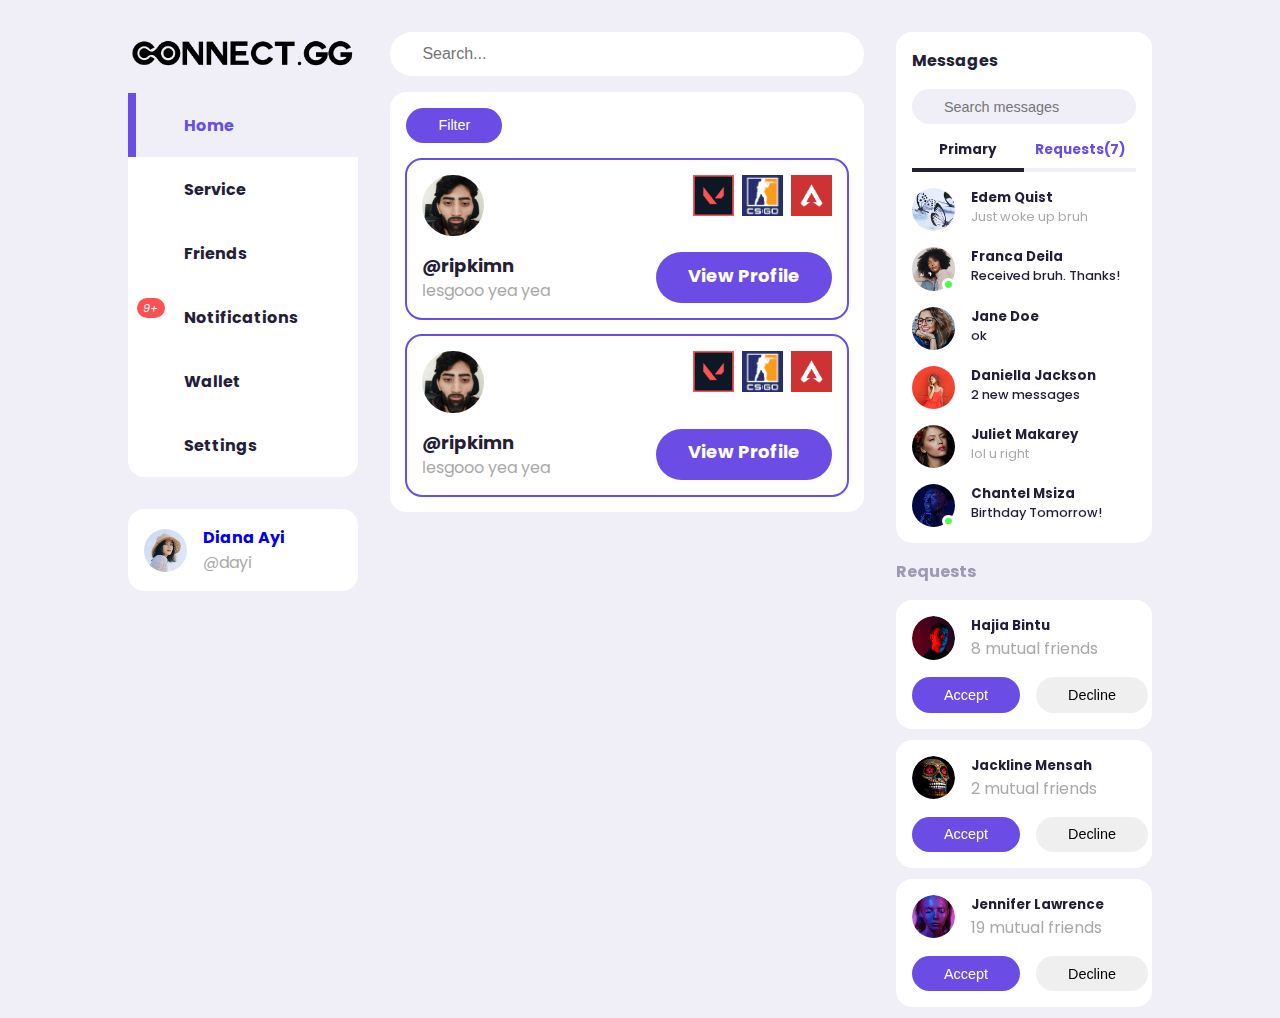
<file: dashboard/dashboard.html>
<!DOCTYPE html>
<html lang="en">
<head>
    <meta charset="UTF-8">
    <meta http-equiv="X-UA-Compatible" content="IE=edge">
    <meta name="viewport" content="width=device-width, initial-scale=1.0">
    <title>nokoSocial - Responsive Social Media Website Using HTML, CSS & JavaScript</title>
    <!-- ICONSCOUT CDN -->
    <link rel="stylesheet" href="https://unicons.iconscout.com/release/v2.1.6/css/unicons.css">
    <!-- STYLESHEET -->
    <link rel="stylesheet" href="./dashboard.css">
</head>
<body>

    <!------------------------- MAIN -------------------------->
    <main>
        <div class="container">
            <!--======================== LEFT ==========================-->
            <div class="left">
                
                <div class="logo">
                    <img src="./images/connect.png">
                </div>

                <!-- close button -->
                <span id="close-btn"><i class="uil uil-multiply"></i></span>

                <!-------------------- SIDEBAR ------------------------->
                <div class="sidebar">
                    <a href="dashboard.html" class="menu-item active">
                        <span><i class="uil uil-home"></i></span><h3>Home</h3>
                    </a>
                    <a class="menu-item">
                        <span><i class="uil uil-search"></i></span><h3>Service</h3>
                    </a>
                    <a class="menu-item">
                        <span><i class="uil uil-heart"></i></span><h3>Friends</h3>
                    </a>
                    <a class="menu-item" id="notifications">
                        <span><i class="uil uil-bell"><small class="notification-count">9+</small></i></span><h3>Notifications</h3>
                        <!-------------------- NOTIFICATION POPUP ---------------->
                        <div class="notifications-popup">
                            <div>
                                <div class="profile-photo">
                                    <img src="./images/profile-2.jpg">
                                </div>
                                <div class="notification-body">
                                    <b>Keke Benjamin</b> accepted your friend request
                                    <small class="text-muted">2 DAYS AGO</small>
                                </div>
                            </div>
                            <div>
                                <div class="profile-photo">
                                    <img src="./images/profile-3.jpg">
                                </div>
                                <div class="notification-body">
                                    <b>John Doe</b> commented on your post
                                    <small class="text-muted">1 HOUR AGO</small>
                                </div>
                            </div>
                            <div>
                                <div class="profile-photo">
                                    <img src="./images/profile-4.jpg">
                                </div>
                                <div class="notification-body">
                                    <b>Mary Oppong</b> and <b>283 others </b> liked your post
                                    <small class="text-muted">4 MINUTES AGO</small>
                                </div>
                            </div>
                            <div>
                                <div class="profile-photo">
                                    <img src="./images/profile-5.jpg">
                                </div>
                                <div class="notification-body">
                                    <b>Doris Y. Lartey</b> commented on a post you are tagged in
                                    <small class="text-muted">2 DAYS AGO</small>
                                </div>
                            </div>
                            <div>
                                <div class="profile-photo">
                                    <img src="./images/profile-6.jpg">
                                </div>
                                <div class="notification-body">
                                    <b>Donald Trump</b> commented on a post you are tagged in
                                    <small class="text-muted">1 HOUR AGO</small>
                                </div>
                            </div>
                            <div>
                                <div class="profile-photo">
                                    <img src="./images/profile-7.jpg">
                                </div>
                                <div class="notification-body">
                                    <b>jane Doe</b> commented on your post
                                    <small class="text-muted">1 HOUR AGO</small>
                                </div>
                            </div>
                        </div>
                        <!-------------------- END NOTIFICATION POPUP ---------------->
                    </a>
                    <a class="menu-item">
                        <span><i class="uil uil-bookmark"></i></span><h3>Wallet</h3>
                    </a>
                    <a class="menu-item">
                        <span><i class="uil uil-setting"></i></span><h3>Settings</h3>
                    </a>                        
                </div>
                <!------------------- END OF SIDEBAR -------------------->
                <a href="userprofile.html" class="profile">
                    <div class="profile-photo">
                        <img src="./images/profile-1.jpg">
                    </div>
                    <div class="handle">
                        <h4>Diana Ayi</h4>
                        <p class="text-muted">
                            @dayi
                        </p>    
                    </div>
                </a>
            </div>
            <!------------------- END OF LEFT -------------------->

            <!--======================== MIDDLE ==========================-->
            <div class="middle">

                <form class="search">
                    <i class="uil uil-search"></i>
                    <input type="search" placeholder="Search..." id="search">  
                </form>

                <!------------------- FEEDS --------------------->
                <div class="feeds">
                    <!------------------- FEED 1 --------------------->
                    <div class="feed">
                        <input type="submit" value="Filter" class="btn btn-primary">

                        <div class="request-friend">
                            <!----- REQUEST 1 ----->
                            <div class="request">
                                <div class="poto">
                                    <div class="profile-photo">
                                        <img src="./images/chad.jpg">
                                    </div>
                                    <div class="gamep">
                                        <img src="./images/val.jpg">
                                        <img src="./images/csgo.png">
                                        <img src="./images/apex.png">
                                    </div>
                                </div>

                                <div class="action">
                                            <div class="uname">
                                                <h3>@ripkimn</h3>
                                                <p class="text-muted">lesgooo yea yea</p>
                                            </div>
                                         <a href="profile.html" class="btn btn-primary"><h3>View Profile</h3></a>
                                </div>      
                            </div>

                            <!----- REQUEST 1 ----->
                            <div class="request">
                                <div class="poto">
                                    <div class="profile-photo">
                                        <img src="./images/chad.jpg">
                                    </div>
                                    <div class="gamep">
                                        <img src="./images/val.jpg">
                                        <img src="./images/csgo.png">
                                        <img src="./images/apex.png">
                                    </div>
                                </div>

                                <div class="action">
                                            <div class="uname">
                                                <h3>@ripkimn</h3>
                                                <p class="text-muted">lesgooo yea yea</p>
                                            </div>
                                         <a href="profile.html" class="btn btn-primary"><h3>View Profile</h3></a>
                                </div>      
                            </div>
                            
                            
                            
                        </div>  
                    </div>
                    <!---------------- END OF FEED 1 ----------------->
                </div>
                <!------------------------------- END OF FEEDS ------------------------------------>
            </div>
            <!--======================== END OF MIDDLE ==========================-->


            <!--======================== RIGHT ==========================-->
            <div class="right">
                <div class="messages">
                    <div class="heading">
                        <h4>Messages</h4><i class="uil uil-edit"></i>
                    </div>
                    <!------------ SEARCH BAR -------------->
                    <div class="search-bar">
                        <i class="uil uil-search"></i>
                        <input type="search" placeholder="Search messages" id="message-search">
                    </div>
                    <!------------ MESSAGES CATEGORY -------------->
                    <div class="category">
                        <h6 class="active">Primary</h6>
                        <h6 class="message-requests">Requests(7)</h6>
                    </div>
                    <!------------ MESSAGE -------------->
                    <!----- MESSAGE ----->
                    <div class="message">
                        <div class="profile-photo">
                            <img src="./images/profile-2.jpg">
                        </div>
                        <div class="message-body">
                            <h5>Edem Quist</h5>
                            <p class="text-muted">Just woke up bruh</p>
                        </div>
                    </div>
                    <!----- MESSAGE ----->
                    <div class="message">
                        <div class="profile-photo">
                            <img src="./images/profile-3.jpg">
                            <div class="active"></div>
                        </div>
                        <div class="message-body">
                            <h5>Franca Deila</h5>
                            <p class="text-bold">Received bruh. Thanks!</p>
                        </div>
                    </div>
                    <!----- MESSAGE ----->
                    <div class="message">
                        <div class="profile-photo">
                            <img src="./images/profile-4.jpg">
                        </div>
                        <div class="message-body">
                            <h5>Jane Doe</h5>
                            <p class="text-bold">ok</p>
                        </div>
                    </div>
                    <!----- MESSAGE ----->
                    <div class="message">
                        <div class="profile-photo">
                            <img src="./images/profile-5.jpg">
                        </div>
                        <div class="message-body">
                            <h5>Daniella Jackson</h5>
                            <p class="text-bold">2 new messages</p>
                        </div>
                    </div>
                    <!----- MESSAGE ----->
                    <div class="message">
                        <div class="profile-photo">
                            <img src="./images/profile-6.jpg">
                        </div>
                        <div class="message-body">
                            <h5>Juliet Makarey</h5>
                            <p class="text-muted">lol u right</p>
                        </div>
                    </div>
                    <!----- MESSAGE ----->
                    <div class="message">
                        <div class="profile-photo">
                            <img src="./images/profile-7.jpg">
                            <div class="active"></div>
                        </div>
                        <div class="message-body">
                            <h5>Chantel Msiza</h5>
                            <p class="text-bold">Birthday Tomorrow!</p>
                        </div>
                    </div>
                </div>
                <!------------ END OF MESSAGES -------------->


                <!------------ FRIEND REQUESTS -------------->
                <div class="friend-requests">
                    <h4>Requests</h4>
                    <!----- REQUEST 1----->
                    <div class="request">
                        <div class="info">
                            <div class="profile-photo">
                                <img src="./images/profile-8.jpg">
                            </div>
                            <div>
                                <h5>Hajia Bintu</h5>
                                <p class="text-muted">8 mutual friends</p>
                            </div>
                        </div>
                        <div class="action">
                            <button class="btn btn-primary">Accept</button>
                            <button class="btn">Decline</button>
                        </div>
                    </div>
                    <!----- REQUEST 2----->
                    <div class="request">
                        <div class="info">
                            <div class="profile-photo">
                                <img src="./images/profile-9.jpg">
                            </div>
                            <div>
                                <h5>Jackline Mensah</h5>
                                <p class="text-muted">2 mutual friends</p>
                            </div>
                        </div>
                        <div class="action">
                            <button class="btn btn-primary">Accept</button>
                            <button class="btn">Decline</button>
                        </div>
                    </div>
                    <!----- REQUEST 3----->
                    <div class="request">
                        <div class="info">
                            <div class="profile-photo">
                                <img src="./images/profile-10.jpg">
                            </div>
                            <div>
                                <h5>Jennifer Lawrence</h5>
                                <p class="text-muted">19 mutual friends</p>
                            </div>
                        </div>
                        <div class="action">
                            <button class="btn btn-primary">Accept</button>
                            <button class="btn">Decline</button>
                        </div>
                    </div>
                </div>
                </div>
            </div>
            <!--====================== END OF RIGHT ==========================-->
        </div>
    </main>

 <!--================================================ THEME CUSTOMIZATION =============================================-->
 <div class="customize-theme">
    <div class="card">
        <h2>Customize your view</h2>
        <p class="text-muted">Manage your font size, color, and background.</p>

        <!------------ FONT SIZES ------------->
        <div class="font-size">
            <h4>Font Size</h4>
            <div>
                <h6>Aa</h6>
            <div class="choose-size">
                <span class="font-size-1"></span>
                <span class="font-size-2"></span>
                <span class="font-size-3"></span>
                <span class="font-size-4"></span>
                <span class="font-size-5"></span>
            </div>
            <h3>Aa</h3>
            </div>
        </div>

        <!------------ PRIMARY COLORS ------------->
        <div class="color">
            <h4>Color</h4>
            <div class="choose-color">
            <span class="color-1 active"></span>
            <span class="color-2"></span>
            <span class="color-3"></span>
            <span class="color-4"></span>
            <span class="color-5"></span>
            </div>
        </div>

        <!---------- BACKGROUND COLORS ------------>
        <div class="background">
            <h4>Background</h4>
            <div class="choose-bg">
                <div class="bg-1 active">
                    <span></span>
                    <h5 for="bg-1">Light</h5>
                </div>
                <div class="bg-2">
                    <span></span>
                    <h5>Dim</h5>
                </div>
                <div class="bg-3">
                    <span></span>
                    <h5 for="bg-3">Lights Out</h5>
                </div>
            </div>
        </div>
    </div>
</div>

<script src="./dashboard.js"></script>
</body>
</html>
</file>
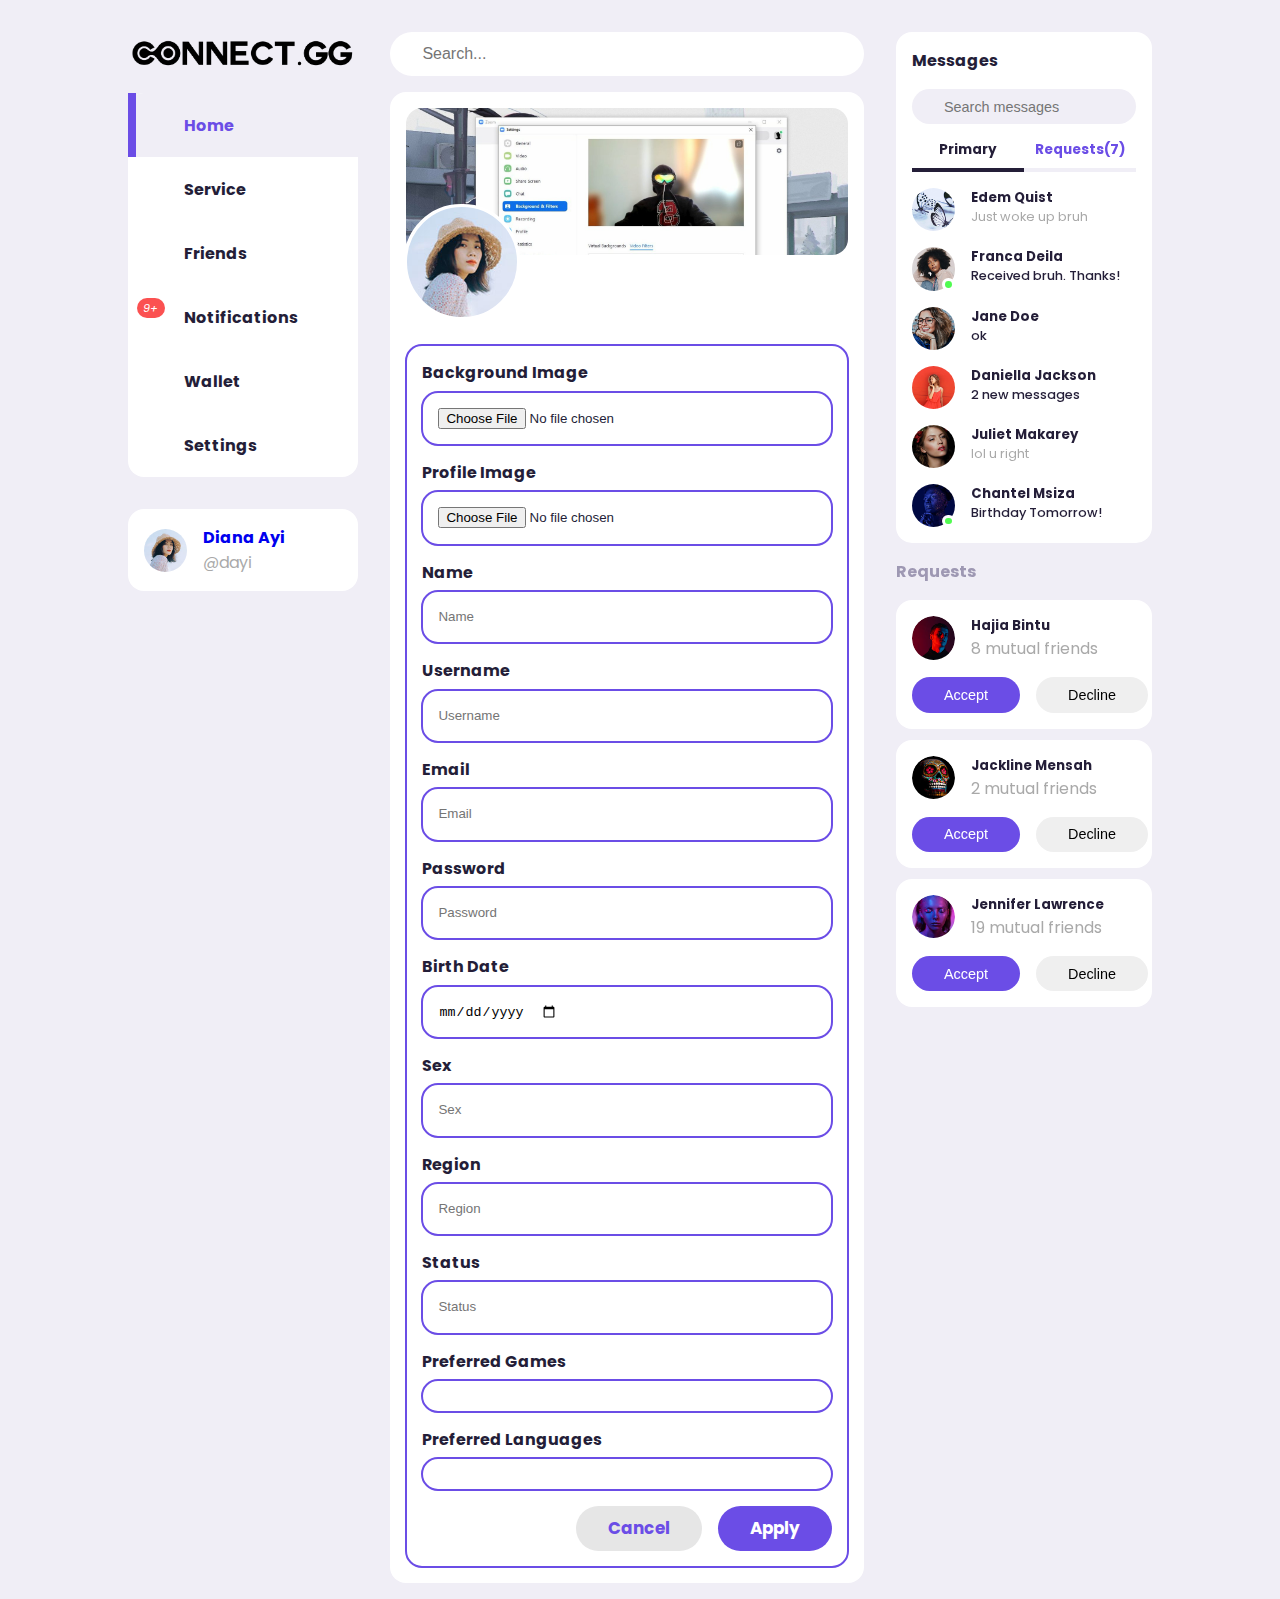
<file: dashboard/formprofile.html>
<!DOCTYPE html>
<html lang="en">
<head>
    <meta charset="UTF-8">
    <meta http-equiv="X-UA-Compatible" content="IE=edge">
    <meta name="viewport" content="width=device-width, initial-scale=1.0">
    <title>nokoSocial - Responsive Social Media Website Using HTML, CSS & JavaScript</title>
    <!-- ICONSCOUT CDN -->
    <link rel="stylesheet" href="https://unicons.iconscout.com/release/v2.1.6/css/unicons.css">
    <!-- STYLESHEET -->
    <link rel="stylesheet" href="./dashboard.css">
</head>
<body>

    <!------------------------- MAIN -------------------------->
    <main>
        <div class="container">
            <!--======================== LEFT ==========================-->
            <div class="left">
                
                <div class="logo">
                    <img src="./images/connect.png">
                </div>

                <!-- close button -->
                <span id="close-btn"><i class="uil uil-multiply"></i></span>

                <!-------------------- SIDEBAR ------------------------->
                <div class="sidebar">
                    <a href="dashboard.html" class="menu-item active">
                        <span><i class="uil uil-home"></i></span><h3>Home</h3>
                    </a>
                    <a class="menu-item">
                        <span><i class="uil uil-search"></i></span><h3>Service</h3>
                    </a>
                    <a class="menu-item">
                        <span><i class="uil uil-heart"></i></span><h3>Friends</h3>
                    </a>
                    <a class="menu-item" id="notifications">
                        <span><i class="uil uil-bell"><small class="notification-count">9+</small></i></span><h3>Notifications</h3>
                        <!-------------------- NOTIFICATION POPUP ---------------->
                        <div class="notifications-popup">
                            <div>
                                <div class="profile-photo">
                                    <img src="./images/profile-2.jpg">
                                </div>
                                <div class="notification-body">
                                    <b>Keke Benjamin</b> accepted your friend request
                                    <small class="text-muted">2 DAYS AGO</small>
                                </div>
                            </div>
                            <div>
                                <div class="profile-photo">
                                    <img src="./images/profile-3.jpg">
                                </div>
                                <div class="notification-body">
                                    <b>John Doe</b> commented on your post
                                    <small class="text-muted">1 HOUR AGO</small>
                                </div>
                            </div>
                            <div>
                                <div class="profile-photo">
                                    <img src="./images/profile-4.jpg">
                                </div>
                                <div class="notification-body">
                                    <b>Mary Oppong</b> and <b>283 others </b> liked your post
                                    <small class="text-muted">4 MINUTES AGO</small>
                                </div>
                            </div>
                            <div>
                                <div class="profile-photo">
                                    <img src="./images/profile-5.jpg">
                                </div>
                                <div class="notification-body">
                                    <b>Doris Y. Lartey</b> commented on a post you are tagged in
                                    <small class="text-muted">2 DAYS AGO</small>
                                </div>
                            </div>
                            <div>
                                <div class="profile-photo">
                                    <img src="./images/profile-6.jpg">
                                </div>
                                <div class="notification-body">
                                    <b>Donald Trump</b> commented on a post you are tagged in
                                    <small class="text-muted">1 HOUR AGO</small>
                                </div>
                            </div>
                            <div>
                                <div class="profile-photo">
                                    <img src="./images/profile-7.jpg">
                                </div>
                                <div class="notification-body">
                                    <b>jane Doe</b> commented on your post
                                    <small class="text-muted">1 HOUR AGO</small>
                                </div>
                            </div>
                        </div>
                        <!-------------------- END NOTIFICATION POPUP ---------------->
                    </a>
                    <a class="menu-item">
                        <span><i class="uil uil-bookmark"></i></span><h3>Wallet</h3>
                    </a>
                    <a class="menu-item">
                        <span><i class="uil uil-setting"></i></span><h3>Settings</h3>
                    </a>                        
                </div>
                <!------------------- END OF SIDEBAR -------------------->
                <a href="userprofile.html" class="profile">
                    <div class="profile-photo">
                        <img src="./images/profile-1.jpg">
                    </div>
                    <div class="handle">
                        <h4>Diana Ayi</h4>
                        <p class="text-muted">
                            @dayi
                        </p>    
                    </div>
                </a>
            </div>
            <!------------------- END OF LEFT -------------------->

            <!--======================== MIDDLE ==========================-->
            <div class="middle">

                <form class="search">
                    <i class="uil uil-search"></i>
                    <input type="search" placeholder="Search..." id="search">  
                </form>

                <!------------------- FEEDS --------------------->
                    <!------------------- FEED 1 --------------------->
                    <div class="feeds">  
                        <div class = "feed">
                            <!-- Foto -->
                            <div class="bg">
                                <div class="bg_item">
                                    <img src="./images/propil.jpg">
                                </div>
                                <div class="bg_item">
                                    <img src="./images/profile-1.jpg">
                                </div>
                            </div>

                            <div class="request">

                                <h3> Background Image  </h3>
                                    <div class = "requestedit">
                                        <input type="file">
                                    </div>

                                <h3> Profile Image  </h3>
                                    <div class = "requestedit">
                                        <input type="file">
                                    </div>
                    
                                
                                <h3> Name  </h3>
                                <div class = "requestedit">
                                    <input type="text" placeholder="Name" class="name" name="name">
                                </div>

                                <h3> Username </h3>
                                <div class = "requestedit">
                                    <input type="text" placeholder="Username" class="username" name="username">
                                </div>

                                <h3> Email </h3>
                                <div class = "requestedit">
                                    <input type="email" placeholder="Email" class="email" name="email">
                                </div>

                                <h3> Password </h3>
                                <div class = "requestedit">
                                    <input type="password" placeholder="Password" class="password" name="password">
                                </div>

                                <h3> Birth Date </h3>
                                <div class = "requestedit">
                                    <input type="date" placeholder="birthdate" class="birthdate" name="birthdate">
                                </div>

                                <h3> Sex </h3>
                                <div class = "requestedit">
                                    <input type="text" placeholder="Sex" class="sex" name="sex">
                                </div>

                                <h3> Region </h3>
                                <div class = "requestedit">
                                    <input type="text" placeholder="Region" class="region" name="region">
                                </div>

                                <h3> Status </h3>
                                <div class = "requestedit">
                                    <input type="text" placeholder="Status" class="status" name="status">
                                </div>

                                <h3> Preferred Games </h3>
                                <div class = "requestedit">

                                </div>

                                <h3> Preferred Languages </h3>
                                <div class = "requestedit">
    
                                </div>

                                <div class="actionedit">
                                    <a href="userprofile.html" class="btn btn-secondary"><h3>Cancel</h3></a>
                                    <a href="userprofile.html" class="btn btn-primary"><h3>Apply</h3></a>
                                </div>   
 
                        </div>
                        </div>
                    </div>
                    <!---------------- END OF FEED 1 ----------------->
                <!------------------------------- END OF FEEDS ------------------------------------>
            </div>
            <!--======================== END OF MIDDLE ==========================-->


            <!--======================== RIGHT ==========================-->
            <div class="right">
                <div class="messages">
                    <div class="heading">
                        <h4>Messages</h4><i class="uil uil-edit"></i>
                    </div>
                    <!------------ SEARCH BAR -------------->
                    <div class="search-bar">
                        <i class="uil uil-search"></i>
                        <input type="search" placeholder="Search messages" id="message-search">
                    </div>
                    <!------------ MESSAGES CATEGORY -------------->
                    <div class="category">
                        <h6 class="active">Primary</h6>
                        <h6 class="message-requests">Requests(7)</h6>
                    </div>
                    <!------------ MESSAGE -------------->
                    <!----- MESSAGE ----->
                    <div class="message">
                        <div class="profile-photo">
                            <img src="./images/profile-2.jpg">
                        </div>
                        <div class="message-body">
                            <h5>Edem Quist</h5>
                            <p class="text-muted">Just woke up bruh</p>
                        </div>
                    </div>
                    <!----- MESSAGE ----->
                    <div class="message">
                        <div class="profile-photo">
                            <img src="./images/profile-3.jpg">
                            <div class="active"></div>
                        </div>
                        <div class="message-body">
                            <h5>Franca Deila</h5>
                            <p class="text-bold">Received bruh. Thanks!</p>
                        </div>
                    </div>
                    <!----- MESSAGE ----->
                    <div class="message">
                        <div class="profile-photo">
                            <img src="./images/profile-4.jpg">
                        </div>
                        <div class="message-body">
                            <h5>Jane Doe</h5>
                            <p class="text-bold">ok</p>
                        </div>
                    </div>
                    <!----- MESSAGE ----->
                    <div class="message">
                        <div class="profile-photo">
                            <img src="./images/profile-5.jpg">
                        </div>
                        <div class="message-body">
                            <h5>Daniella Jackson</h5>
                            <p class="text-bold">2 new messages</p>
                        </div>
                    </div>
                    <!----- MESSAGE ----->
                    <div class="message">
                        <div class="profile-photo">
                            <img src="./images/profile-6.jpg">
                        </div>
                        <div class="message-body">
                            <h5>Juliet Makarey</h5>
                            <p class="text-muted">lol u right</p>
                        </div>
                    </div>
                    <!----- MESSAGE ----->
                    <div class="message">
                        <div class="profile-photo">
                            <img src="./images/profile-7.jpg">
                            <div class="active"></div>
                        </div>
                        <div class="message-body">
                            <h5>Chantel Msiza</h5>
                            <p class="text-bold">Birthday Tomorrow!</p>
                        </div>
                    </div>
                </div>
                <!------------ END OF MESSAGES -------------->


                <!------------ FRIEND REQUESTS -------------->
                <div class="friend-requests">
                    <h4>Requests</h4>
                    <!----- REQUEST 1----->
                    <div class="request">
                        <div class="info">
                            <div class="profile-photo">
                                <img src="./images/profile-8.jpg">
                            </div>
                            <div>
                                <h5>Hajia Bintu</h5>
                                <p class="text-muted">8 mutual friends</p>
                            </div>
                        </div>
                        <div class="action">
                            <button class="btn btn-primary">Accept</button>
                            <button class="btn">Decline</button>
                        </div>
                    </div>
                    <!----- REQUEST 2----->
                    <div class="request">
                        <div class="info">
                            <div class="profile-photo">
                                <img src="./images/profile-9.jpg">
                            </div>
                            <div>
                                <h5>Jackline Mensah</h5>
                                <p class="text-muted">2 mutual friends</p>
                            </div>
                        </div>
                        <div class="action">
                            <button class="btn btn-primary">Accept</button>
                            <button class="btn">Decline</button>
                        </div>
                    </div>
                    <!----- REQUEST 3----->
                    <div class="request">
                        <div class="info">
                            <div class="profile-photo">
                                <img src="./images/profile-10.jpg">
                            </div>
                            <div>
                                <h5>Jennifer Lawrence</h5>
                                <p class="text-muted">19 mutual friends</p>
                            </div>
                        </div>
                        <div class="action">
                            <button class="btn btn-primary">Accept</button>
                            <button class="btn">Decline</button>
                        </div>
                    </div>
                </div>
                </div>
            </div>
            <!--====================== END OF RIGHT ==========================-->
        </div>
    </main>

 <!--================================================ THEME CUSTOMIZATION =============================================-->
 <div class="customize-theme">
    <div class="card">
        <h2>Customize your view</h2>
        <p class="text-muted">Manage your font size, color, and background.</p>

        <!------------ FONT SIZES ------------->
        <div class="font-size">
            <h4>Font Size</h4>
            <div>
                <h6>Aa</h6>
            <div class="choose-size">
                <span class="font-size-1"></span>
                <span class="font-size-2"></span>
                <span class="font-size-3"></span>
                <span class="font-size-4"></span>
                <span class="font-size-5"></span>
            </div>
            <h3>Aa</h3>
            </div>
        </div>

        <!------------ PRIMARY COLORS ------------->
        <div class="color">
            <h4>Color</h4>
            <div class="choose-color">
            <span class="color-1 active"></span>
            <span class="color-2"></span>
            <span class="color-3"></span>
            <span class="color-4"></span>
            <span class="color-5"></span>
            </div>
        </div>

        <!---------- BACKGROUND COLORS ------------>
        <div class="background">
            <h4>Background</h4>
            <div class="choose-bg">
                <div class="bg-1 active">
                    <span></span>
                    <h5 for="bg-1">Light</h5>
                </div>
                <div class="bg-2">
                    <span></span>
                    <h5>Dim</h5>
                </div>
                <div class="bg-3">
                    <span></span>
                    <h5 for="bg-3">Lights Out</h5>
                </div>
            </div>
        </div>
    </div>
</div>

<script src="./dashboard.js"></script>
</body>
</html>
</file>
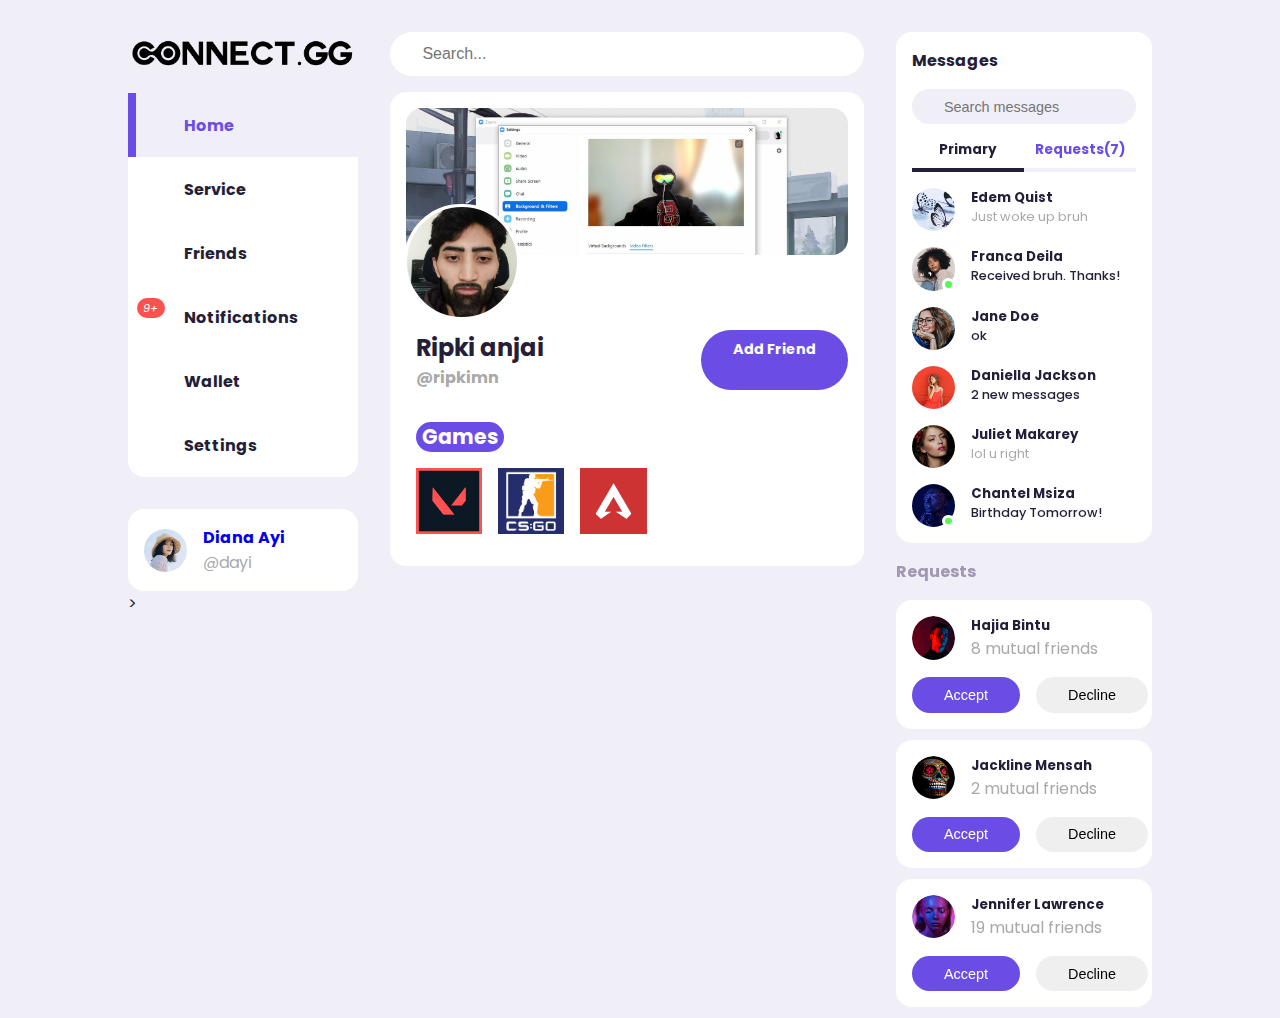
<file: dashboard/profile.html>
<!DOCTYPE html>
<html lang="en">
<head>
    <meta charset="UTF-8">
    <meta http-equiv="X-UA-Compatible" content="IE=edge">
    <meta name="viewport" content="width=device-width, initial-scale=1.0">
    <title>nokoSocial - Responsive Social Media Website Using HTML, CSS & JavaScript</title>
    <!-- ICONSCOUT CDN -->
    <link rel="stylesheet" href="https://unicons.iconscout.com/release/v2.1.6/css/unicons.css">
    <!-- STYLESHEET -->
    <link rel="stylesheet" href="./dashboard.css">
</head>
<body>

    <!------------------------- MAIN -------------------------->
    <main>
        <div class="container">
            <!--======================== LEFT ==========================-->
            <div class="left">
                
                <div class="logo">
                    <img src="./images/connect.png">
                </div>

                <!-- close button -->
                <span id="close-btn"><i class="uil uil-multiply"></i></span>

                <!-------------------- SIDEBAR ------------------------->
                <div class="sidebar">
                    <a href="dashboard.html" class="menu-item active">
                        <span><i class="uil uil-home"></i></span><h3>Home</h3>
                    </a> 
                    <a class="menu-item">
                        <span><i class="uil uil-search"></i></span><h3>Service</h3>
                    </a>
                    <a class="menu-item">
                        <span><i class="uil uil-heart"></i></span><h3>Friends</h3>
                    </a>
                    <a class="menu-item" id="notifications">
                        <span><i class="uil uil-bell"><small class="notification-count">9+</small></i></span><h3>Notifications</h3>
                        <!-------------------- NOTIFICATION POPUP ---------------->
                        <div class="notifications-popup">
                            <div>
                                <div class="profile-photo">
                                    <img src="./images/profile-2.jpg">
                                </div>
                                <div class="notification-body">
                                    <b>Keke Benjamin</b> accepted your friend request
                                    <small class="text-muted">2 DAYS AGO</small>
                                </div>
                            </div>
                            <div>
                                <div class="profile-photo">
                                    <img src="./images/profile-3.jpg">
                                </div>
                                <div class="notification-body">
                                    <b>John Doe</b> commented on your post
                                    <small class="text-muted">1 HOUR AGO</small>
                                </div>
                            </div>
                            <div>
                                <div class="profile-photo">
                                    <img src="./images/profile-4.jpg">
                                </div>
                                <div class="notification-body">
                                    <b>Mary Oppong</b> and <b>283 others </b> liked your post
                                    <small class="text-muted">4 MINUTES AGO</small>
                                </div>
                            </div>
                            <div>
                                <div class="profile-photo">
                                    <img src="./images/profile-5.jpg">
                                </div>
                                <div class="notification-body">
                                    <b>Doris Y. Lartey</b> commented on a post you are tagged in
                                    <small class="text-muted">2 DAYS AGO</small>
                                </div>
                            </div>
                            <div>
                                <div class="profile-photo">
                                    <img src="./images/profile-6.jpg">
                                </div>
                                <div class="notification-body">
                                    <b>Donald Trump</b> commented on a post you are tagged in
                                    <small class="text-muted">1 HOUR AGO</small>
                                </div>
                            </div>
                            <div>
                                <div class="profile-photo">
                                    <img src="./images/profile-7.jpg">
                                </div>
                                <div class="notification-body">
                                    <b>jane Doe</b> commented on your post
                                    <small class="text-muted">1 HOUR AGO</small>
                                </div>
                            </div>
                        </div>
                        <!-------------------- END NOTIFICATION POPUP ---------------->
                    </a>
                    <a class="menu-item">
                        <span><i class="uil uil-bookmark"></i></span><h3>Wallet</h3>
                    </a>
                    <a class="menu-item">
                        <span><i class="uil uil-setting"></i></span><h3>Settings</h3>
                    </a>                        
                </div>
                <!------------------- END OF SIDEBAR -------------------->
                <a href="userprofile.html" class="profile">
                    <div class="profile-photo">
                        <img src="./images/profile-1.jpg">
                    </div>
                    <div class="handle">
                        <h4>Diana Ayi</h4>
                        <p class="text-muted">
                            @dayi
                        </p>    
                    </div>
                </a>>
            </div>
            <!------------------- END OF LEFT -------------------->

            <!--======================== MIDDLE ==========================-->
            <div class="middle">

                <form class="search">
                    <i class="uil uil-search"></i>
                    <input type="search" placeholder="Search..." id="search">  
                </form>

                <!------------------- FEEDS --------------------->
                <div class="feeds">
                    <!------------------- FEED 1 --------------------->
                    <div class="feed">
                        <div class="bg">
                            <div class="bg_item">
                                <img src="./images/propil.jpg">
                            </div>
                            <div class="bg_item">
                                <img src="./images/chad.jpg">
                            </div>
                        </div>

                        <div class="action1">
                            <div class="uname">
                                <h2>Ripki anjai</h2>
                                <h4>@ripkimn</h4>
                            </div>
                            <a class="btn btn-primary"><h4>Add Friend</h4></a>
                        </div>

                        <div class="games">
                            <h2>Games</h2>
                        </div>

                        <div class="gamet">
                            <img src="./images/val.jpg">
                            <img src="./images/csgo.png">
                            <img src="./images/apex.png">
                         </div>

                    </div>
                    <!---------------- END OF FEED 1 ----------------->
                </div>
                <!------------------------------- END OF FEEDS ------------------------------------>
            </div>
            <!--======================== END OF MIDDLE ==========================-->


            <!--======================== RIGHT ==========================-->
            <div class="right">
                <div class="messages">
                    <div class="heading">
                        <h4>Messages</h4><i class="uil uil-edit"></i>
                    </div>
                    <!------------ SEARCH BAR -------------->
                    <div class="search-bar">
                        <i class="uil uil-search"></i>
                        <input type="search" placeholder="Search messages" id="message-search">
                    </div>
                    <!------------ MESSAGES CATEGORY -------------->
                    <div class="category">
                        <h6 class="active">Primary</h6>
                        <h6 class="message-requests">Requests(7)</h6>
                    </div>
                    <!------------ MESSAGE -------------->
                    <!----- MESSAGE ----->
                    <div class="message">
                        <div class="profile-photo">
                            <img src="./images/profile-2.jpg">
                        </div>
                        <div class="message-body">
                            <h5>Edem Quist</h5>
                            <p class="text-muted">Just woke up bruh</p>
                        </div>
                    </div>
                    <!----- MESSAGE ----->
                    <div class="message">
                        <div class="profile-photo">
                            <img src="./images/profile-3.jpg">
                            <div class="active"></div>
                        </div>
                        <div class="message-body">
                            <h5>Franca Deila</h5>
                            <p class="text-bold">Received bruh. Thanks!</p>
                        </div>
                    </div>
                    <!----- MESSAGE ----->
                    <div class="message">
                        <div class="profile-photo">
                            <img src="./images/profile-4.jpg">
                        </div>
                        <div class="message-body">
                            <h5>Jane Doe</h5>
                            <p class="text-bold">ok</p>
                        </div>
                    </div>
                    <!----- MESSAGE ----->
                    <div class="message">
                        <div class="profile-photo">
                            <img src="./images/profile-5.jpg">
                        </div>
                        <div class="message-body">
                            <h5>Daniella Jackson</h5>
                            <p class="text-bold">2 new messages</p>
                        </div>
                    </div>
                    <!----- MESSAGE ----->
                    <div class="message">
                        <div class="profile-photo">
                            <img src="./images/profile-6.jpg">
                        </div>
                        <div class="message-body">
                            <h5>Juliet Makarey</h5>
                            <p class="text-muted">lol u right</p>
                        </div>
                    </div>
                    <!----- MESSAGE ----->
                    <div class="message">
                        <div class="profile-photo">
                            <img src="./images/profile-7.jpg">
                            <div class="active"></div>
                        </div>
                        <div class="message-body">
                            <h5>Chantel Msiza</h5>
                            <p class="text-bold">Birthday Tomorrow!</p>
                        </div>
                    </div>
                </div>
                <!------------ END OF MESSAGES -------------->


                <!------------ FRIEND REQUESTS -------------->
                <div class="friend-requests">
                    <h4>Requests</h4>
                    <!----- REQUEST 1----->
                    <div class="request">
                        <div class="info">
                            <div class="profile-photo">
                                <img src="./images/profile-8.jpg">
                            </div>
                            <div>
                                <h5>Hajia Bintu</h5>
                                <p class="text-muted">8 mutual friends</p>
                            </div>
                        </div>
                        <div class="action">
                            <button class="btn btn-primary">Accept</button>
                            <button class="btn">Decline</button>
                        </div>
                    </div>
                    <!----- REQUEST 2----->
                    <div class="request">
                        <div class="info">
                            <div class="profile-photo">
                                <img src="./images/profile-9.jpg">
                            </div>
                            <div>
                                <h5>Jackline Mensah</h5>
                                <p class="text-muted">2 mutual friends</p>
                            </div>
                        </div>
                        <div class="action">
                            <button class="btn btn-primary">Accept</button>
                            <button class="btn">Decline</button>
                        </div>
                    </div>
                    <!----- REQUEST 3----->
                    <div class="request">
                        <div class="info">
                            <div class="profile-photo">
                                <img src="./images/profile-10.jpg">
                            </div>
                            <div>
                                <h5>Jennifer Lawrence</h5>
                                <p class="text-muted">19 mutual friends</p>
                            </div>
                        </div>
                        <div class="action">
                            <button class="btn btn-primary">Accept</button>
                            <button class="btn">Decline</button>
                        </div>
                    </div>
                </div>
                </div>
            </div>
            <!--====================== END OF RIGHT ==========================-->
        </div>
    </main>

 <!--================================================ THEME CUSTOMIZATION =============================================-->
 <div class="customize-theme">
    <div class="card">
        <h2>Customize your view</h2>
        <p class="text-muted">Manage your font size, color, and background.</p>

        <!------------ FONT SIZES ------------->
        <div class="font-size">
            <h4>Font Size</h4>
            <div>
                <h6>Aa</h6>
            <div class="choose-size">
                <span class="font-size-1"></span>
                <span class="font-size-2"></span>
                <span class="font-size-3"></span>
                <span class="font-size-4"></span>
                <span class="font-size-5"></span>
            </div>
            <h3>Aa</h3>
            </div>
        </div>

        <!------------ PRIMARY COLORS ------------->
        <div class="color">
            <h4>Color</h4>
            <div class="choose-color">
            <span class="color-1 active"></span>
            <span class="color-2"></span>
            <span class="color-3"></span>
            <span class="color-4"></span>
            <span class="color-5"></span>
            </div>
        </div>

        <!---------- BACKGROUND COLORS ------------>
        <div class="background">
            <h4>Background</h4>
            <div class="choose-bg">
                <div class="bg-1 active">
                    <span></span>
                    <h5 for="bg-1">Light</h5>
                </div>
                <div class="bg-2">
                    <span></span>
                    <h5>Dim</h5>
                </div>
                <div class="bg-3">
                    <span></span>
                    <h5 for="bg-3">Lights Out</h5>
                </div>
            </div>
        </div>
    </div>
</div>

<script src="./dashboard.js"></script>
</body>
</html>
</file>
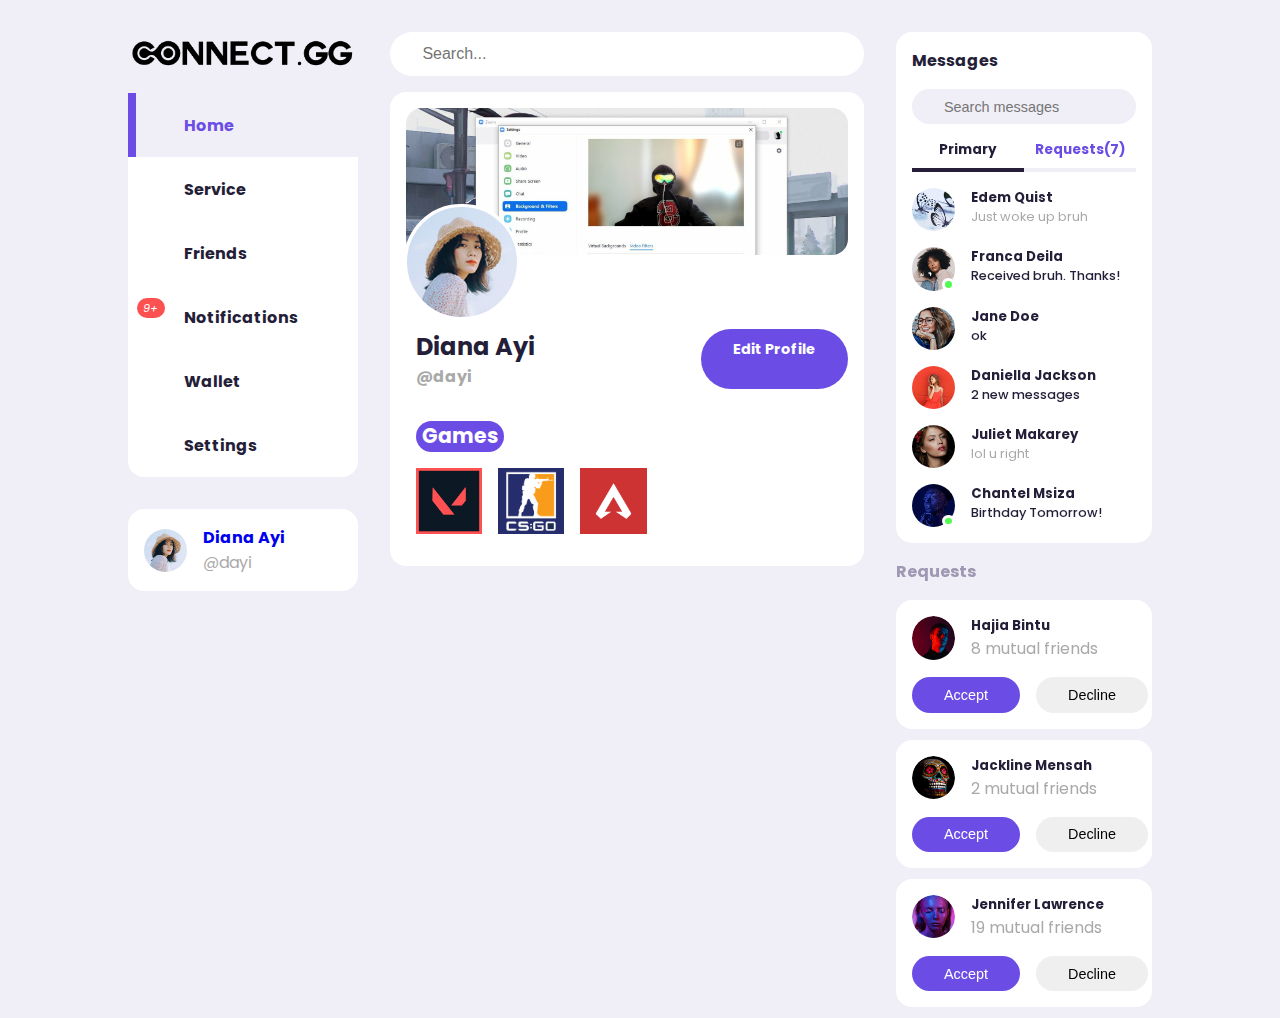
<file: dashboard/userprofile.html>
<!DOCTYPE html>
<html lang="en">
<head>
    <meta charset="UTF-8">
    <meta http-equiv="X-UA-Compatible" content="IE=edge">
    <meta name="viewport" content="width=device-width, initial-scale=1.0">
    <title>nokoSocial - Responsive Social Media Website Using HTML, CSS & JavaScript</title>
    <!-- ICONSCOUT CDN -->
    <link rel="stylesheet" href="https://unicons.iconscout.com/release/v2.1.6/css/unicons.css">
    <!-- STYLESHEET -->
    <link rel="stylesheet" href="./dashboard.css">
</head>
<body>

    <!------------------------- MAIN -------------------------->
    <main>
        <div class="container">
            <!--======================== LEFT ==========================-->
            <div class="left">
                
                <div class="logo">
                    <img src="./images/connect.png">
                </div>

                <!-- close button -->
                <span id="close-btn"><i class="uil uil-multiply"></i></span>

                <!-------------------- SIDEBAR ------------------------->
                <div class="sidebar">
                    <a href="dashboard.html" class="menu-item active">
                        <span><i class="uil uil-home"></i></span><h3>Home</h3>
                    </a>
                    <a class="menu-item">
                        <span><i class="uil uil-search"></i></span><h3>Service</h3>
                    </a>
                    <a class="menu-item">
                        <span><i class="uil uil-heart"></i></span><h3>Friends</h3>
                    </a>
                    <a class="menu-item" id="notifications">
                        <span><i class="uil uil-bell"><small class="notification-count">9+</small></i></span><h3>Notifications</h3>
                        <!-------------------- NOTIFICATION POPUP ---------------->
                        <div class="notifications-popup">
                            <div>
                                <div class="profile-photo">
                                    <img src="./images/profile-2.jpg">
                                </div>
                                <div class="notification-body">
                                    <b>Keke Benjamin</b> accepted your friend request
                                    <small class="text-muted">2 DAYS AGO</small>
                                </div>
                            </div>
                            <div>
                                <div class="profile-photo">
                                    <img src="./images/profile-3.jpg">
                                </div>
                                <div class="notification-body">
                                    <b>John Doe</b> commented on your post
                                    <small class="text-muted">1 HOUR AGO</small>
                                </div>
                            </div>
                            <div>
                                <div class="profile-photo">
                                    <img src="./images/profile-4.jpg">
                                </div>
                                <div class="notification-body">
                                    <b>Mary Oppong</b> and <b>283 others </b> liked your post
                                    <small class="text-muted">4 MINUTES AGO</small>
                                </div>
                            </div>
                            <div>
                                <div class="profile-photo">
                                    <img src="./images/profile-5.jpg">
                                </div>
                                <div class="notification-body">
                                    <b>Doris Y. Lartey</b> commented on a post you are tagged in
                                    <small class="text-muted">2 DAYS AGO</small>
                                </div>
                            </div>
                            <div>
                                <div class="profile-photo">
                                    <img src="./images/profile-6.jpg">
                                </div>
                                <div class="notification-body">
                                    <b>Donald Trump</b> commented on a post you are tagged in
                                    <small class="text-muted">1 HOUR AGO</small>
                                </div>
                            </div>
                            <div>
                                <div class="profile-photo">
                                    <img src="./images/profile-7.jpg">
                                </div>
                                <div class="notification-body">
                                    <b>jane Doe</b> commented on your post
                                    <small class="text-muted">1 HOUR AGO</small>
                                </div>
                            </div>
                        </div>
                        <!-------------------- END NOTIFICATION POPUP ---------------->
                    </a>
                    <a class="menu-item">
                        <span><i class="uil uil-bookmark"></i></span><h3>Wallet</h3>
                    </a>
                    <a class="menu-item">
                        <span><i class="uil uil-setting"></i></span><h3>Settings</h3>
                    </a>                        
                </div>
                <!------------------- END OF SIDEBAR -------------------->
                <a href="userprofile.html" class="profile">
                    <div class="profile-photo">
                        <img src="./images/profile-1.jpg">
                    </div>
                    <div class="handle">
                        <h4>Diana Ayi</h4>
                        <p class="text-muted">
                            @dayi
                        </p>    
                    </div>
                </a>
            </div>
            <!------------------- END OF LEFT -------------------->

            <!--======================== MIDDLE ==========================-->
            <div class="middle">

                <form class="search">
                    <i class="uil uil-search"></i>
                    <input type="search" placeholder="Search..." id="search">  
                </form>

                <!------------------- FEEDS --------------------->
                <div class="feeds">
                    <!------------------- FEED 1 --------------------->
                    <div class="feed">
                        <div class="bg">
                            <div class="bg_item">
                                <img src="./images/propil.jpg">
                            </div>
                            <div class="bg_item">
                                <img src="./images/profile-1.jpg">
                            </div>
                        </div>

                        <div class="action1">
                            <div class="uname">
                                <h2>Diana Ayi</h2>
                                <h4>@dayi</h4>
                            </div>
                            <a href="formprofile.html" class="btn btn-primary"><h4>Edit Profile</h4></a>
                        </div>

                        <div class="games">
                            <h2>Games</h2>
                        </div>

                        <div class="gamet">
                            <img src="./images/val.jpg">
                            <img src="./images/csgo.png">
                            <img src="./images/apex.png">
                         </div>

                    </div>
                    <!---------------- END OF FEED 1 ----------------->
                </div>
                <!------------------------------- END OF FEEDS ------------------------------------>
            </div>
            <!--======================== END OF MIDDLE ==========================-->


            <!--======================== RIGHT ==========================-->
            <div class="right">
                <div class="messages">
                    <div class="heading">
                        <h4>Messages</h4><i class="uil uil-edit"></i>
                    </div>
                    <!------------ SEARCH BAR -------------->
                    <div class="search-bar">
                        <i class="uil uil-search"></i>
                        <input type="search" placeholder="Search messages" id="message-search">
                    </div>
                    <!------------ MESSAGES CATEGORY -------------->
                    <div class="category">
                        <h6 class="active">Primary</h6>
                        <h6 class="message-requests">Requests(7)</h6>
                    </div>
                    <!------------ MESSAGE -------------->
                    <!----- MESSAGE ----->
                    <div class="message">
                        <div class="profile-photo">
                            <img src="./images/profile-2.jpg">
                        </div>
                        <div class="message-body">
                            <h5>Edem Quist</h5>
                            <p class="text-muted">Just woke up bruh</p>
                        </div>
                    </div>
                    <!----- MESSAGE ----->
                    <div class="message">
                        <div class="profile-photo">
                            <img src="./images/profile-3.jpg">
                            <div class="active"></div>
                        </div>
                        <div class="message-body">
                            <h5>Franca Deila</h5>
                            <p class="text-bold">Received bruh. Thanks!</p>
                        </div>
                    </div>
                    <!----- MESSAGE ----->
                    <div class="message">
                        <div class="profile-photo">
                            <img src="./images/profile-4.jpg">
                        </div>
                        <div class="message-body">
                            <h5>Jane Doe</h5>
                            <p class="text-bold">ok</p>
                        </div>
                    </div>
                    <!----- MESSAGE ----->
                    <div class="message">
                        <div class="profile-photo">
                            <img src="./images/profile-5.jpg">
                        </div>
                        <div class="message-body">
                            <h5>Daniella Jackson</h5>
                            <p class="text-bold">2 new messages</p>
                        </div>
                    </div>
                    <!----- MESSAGE ----->
                    <div class="message">
                        <div class="profile-photo">
                            <img src="./images/profile-6.jpg">
                        </div>
                        <div class="message-body">
                            <h5>Juliet Makarey</h5>
                            <p class="text-muted">lol u right</p>
                        </div>
                    </div>
                    <!----- MESSAGE ----->
                    <div class="message">
                        <div class="profile-photo">
                            <img src="./images/profile-7.jpg">
                            <div class="active"></div>
                        </div>
                        <div class="message-body">
                            <h5>Chantel Msiza</h5>
                            <p class="text-bold">Birthday Tomorrow!</p>
                        </div>
                    </div>
                </div>
                <!------------ END OF MESSAGES -------------->


                <!------------ FRIEND REQUESTS -------------->
                <div class="friend-requests">
                    <h4>Requests</h4>
                    <!----- REQUEST 1----->
                    <div class="request">
                        <div class="info">
                            <div class="profile-photo">
                                <img src="./images/profile-8.jpg">
                            </div>
                            <div>
                                <h5>Hajia Bintu</h5>
                                <p class="text-muted">8 mutual friends</p>
                            </div>
                        </div>
                        <div class="action">
                            <button class="btn btn-primary">Accept</button>
                            <button class="btn">Decline</button>
                        </div>
                    </div>
                    <!----- REQUEST 2----->
                    <div class="request">
                        <div class="info">
                            <div class="profile-photo">
                                <img src="./images/profile-9.jpg">
                            </div>
                            <div>
                                <h5>Jackline Mensah</h5>
                                <p class="text-muted">2 mutual friends</p>
                            </div>
                        </div>
                        <div class="action">
                            <button class="btn btn-primary">Accept</button>
                            <button class="btn">Decline</button>
                        </div>
                    </div>
                    <!----- REQUEST 3----->
                    <div class="request">
                        <div class="info">
                            <div class="profile-photo">
                                <img src="./images/profile-10.jpg">
                            </div>
                            <div>
                                <h5>Jennifer Lawrence</h5>
                                <p class="text-muted">19 mutual friends</p>
                            </div>
                        </div>
                        <div class="action">
                            <button class="btn btn-primary">Accept</button>
                            <button class="btn">Decline</button>
                        </div>
                    </div>
                </div>
                </div>
            </div>
            <!--====================== END OF RIGHT ==========================-->
        </div>
    </main>

 <!--================================================ THEME CUSTOMIZATION =============================================-->
 <div class="customize-theme">
    <div class="card">
        <h2>Customize your view</h2>
        <p class="text-muted">Manage your font size, color, and background.</p>

        <!------------ FONT SIZES ------------->
        <div class="font-size">
            <h4>Font Size</h4>
            <div>
                <h6>Aa</h6>
            <div class="choose-size">
                <span class="font-size-1"></span>
                <span class="font-size-2"></span>
                <span class="font-size-3"></span>
                <span class="font-size-4"></span>
                <span class="font-size-5"></span>
            </div>
            <h3>Aa</h3>
            </div>
        </div>

        <!------------ PRIMARY COLORS ------------->
        <div class="color">
            <h4>Color</h4>
            <div class="choose-color">
            <span class="color-1 active"></span>
            <span class="color-2"></span>
            <span class="color-3"></span>
            <span class="color-4"></span>
            <span class="color-5"></span>
            </div>
        </div>

        <!---------- BACKGROUND COLORS ------------>
        <div class="background">
            <h4>Background</h4>
            <div class="choose-bg">
                <div class="bg-1 active">
                    <span></span>
                    <h5 for="bg-1">Light</h5>
                </div>
                <div class="bg-2">
                    <span></span>
                    <h5>Dim</h5>
                </div>
                <div class="bg-3">
                    <span></span>
                    <h5 for="bg-3">Lights Out</h5>
                </div>
            </div>
        </div>
    </div>
</div>

<script src="./dashboard.js"></script>
</body>
</html>
</file>
<file: dashboard/dashboard.css>
@import url("https://fonts.googleapis.com/css2?family=Poppins:wght@300;400;500;600&display=swap");

:root {
  --primary-color-hue: 252;
  --dark-color-lightness: 17%;
  --light-color-lightness: 95%;
  --white-color-lightness: 100%;

  --color-white: hsl(252, 30%, var(--white-color-lightness));
  --color-light: hsl(252, 30%, var(--light-color-lightness));
  --color-gray: hsl(var(--primary-color-hue), 15%, 65%);
  --color-primary: hsl(var(--primary-color-hue), 75%, 60%);
  --color-secondary: hsl(252, 100%, 90%);
  --color-success: hsl(120, 95%, 65%);
  --color-danger: hsl(0, 95%, 65%);
  --color-dark: hsl(252, 30%, var(--dark-color-lightness));
  --color-black: hsl(252, 30%, 10%);

  --border-radius: 2rem;
  --card-border-radius: 1rem;
  --btn-padding: 0.6rem 2rem;
  --search-padding: 0.6rem 1rem;
  --card-padding: 1rem;

  --sticky-top-left: 5.4rem;
  --sticky-top-right: -18rem;
}

*,
*::before,
*::after {
  margin: 0;
  padding: 0;
  outline: 0;
  box-sizing: border-box;
  text-decoration: none;
  list-style: none;
  border: none;
}

::-webkit-scrollbar {
  display: none;
}

body {
  font-family: "Poppins", sans-serif;
  color: var(--color-dark);
  background: var(--color-light);
  overflow-x: hidden;
}

/* GENERAL STYLES */
.container {
  width: 80%;
  margin: 0 auto;
}

.profile-photo {
  width: 2.7rem;
  aspect-ratio: 1/1;
  border-radius: 50%;
  overflow: hidden;
}

img {
  display: block;
  width: 100%;
}

.btn {
  display: inline-block;
  padding: var(--btn-padding);
  font-weight: 500;
  border-radius: var(--border-radius);
  cursor: pointer;
  transition: all 300ms ease;
  font-size: 0.9rem;
}

.btn:hover {
  opacity: 0.8;
}

.btn-primary {
  background: var(--color-primary);
  color: white;
}

.btn-secondary {
  background: #e6e6e6;
  color: var(--color-primary);
}

.btn-red {
  background-color: crimson;
  color: white;
}

.text-bold {
  font-weight: 500;
}

.text-muted {
  color: darkgrey;
}

/*================== NAVBAR =================*/
nav {
  width: 100%;
  background: var(--color-white);
  padding: 0.7rem 0;
  position: fixed;
  top: 0;
  z-index: 10;
}

nav .container {
  display: flex;
  align-items: center;
  justify-content: space-between;
}

.search-bar {
  background: var(--color-light);
  border-radius: var(--border-radius);
  padding: var(--search-padding);
}

.search-bar input[type="search"] {
  background: transparent;
  width: 30vw;
  margin-left: 1rem;
  font-size: 0.9rem;
  color: var(--color-dark);
}

nav .search-bar input[type="search"]::placeholder {
  color: var(--color-gray);
}

nav .create {
  display: flex;
  align-items: center;
  gap: 2rem;
}

nav .create #menu-btn {
  display: none;
}

/* ===================== MAIN ======================= */
main {
  position: relative;
  top: 2rem;
}

main .container {
  display: grid;
  grid-template-columns: 18vw auto 20vw;
  column-gap: 2rem;
  position: relative;
}

/* =================== LEFT ================ */
main .container .left {
  /* height: max-content; */
  height: 100vh;
  /* position: sticky;
  top: var(--sticky-top-left); */
}

main .container .left .profile {
  margin-top: 2rem;
  padding: var(--card-padding);
  background: var(--color-white);
  border-radius: var(--card-border-radius);
  display: flex;
  align-items: center;
  column-gap: 1rem;
  width: 100%;
}

.left .logo{
  margin-top: 0.4rem;
}

/* -------------- SIDEBAR ------------------ */
.left .sidebar {
  margin-top: 1.5rem;
  background: var(--color-white);
  border-radius: var(--card-border-radius);
}


.left #close-btn {
  display: none;
}

.left .sidebar .menu-item {
  display: flex;
  align-items: center;
  height: 4rem;
  cursor: pointer;
  transition: all 300ms ease;
  position: relative;
}

.left .sidebar .menu-item:hover {
  background: var(--color-light);
}

.left .sidebar i {
  font-size: 1.4rem;
  color: var(--color-gray);
  margin-left: 2rem;
  position: relative;
}

.left .sidebar i .notification-count {
  background: var(--color-danger);
  color: white;
  font-size: 0.7rem;
  width: fit-content;
  border-radius: 0.8rem;
  padding: 0.1rem 0.4rem;
  position: absolute;
  top: -0.2rem;
  right: -0.3rem;
}

.left .sidebar h3 {
  margin-left: 1.5rem;
  font-size: 1rem;
}

.left .sidebar .active {
  background: var(--color-light);
}

.left .sidebar .active i,
.left .sidebar .active h3 {
  color: var(--color-primary);
}

.left .sidebar .active::before {
  content: "";
  display: block;
  width: 0.5rem;
  height: 100%;
  position: absolute;
  background: var(--color-primary);
}

.left .sidebar .menu-item:first-child.active {
  border-top-left-radius: var(--card-border-radius);
}
.left .sidebar .menu-item:last-child.active {
  border-bottom-left-radius: var(--card-border-radius);
  overflow: hidden;
}

.left .btn {
  margin-top: 1rem;
  width: 100%;
  text-align: center;
  padding: 1rem 0;
}

/* ----------------------- NOTIFICATION POPUP ---------------- */
.left .notifications-popup {
  position: absolute;
  top: 0;
  left: 110%;
  width: 30rem;
  background: var(--color-white);
  border-radius: var(--card-border-radius);
  padding: var(--card-padding);
  box-shadow: 0 0 2rem rgba(0, 0, 0, 0.1);
  z-index: 8;
  display: none;
}

.left .notifications-popup::before {
  content: "";
  width: 1.2rem;
  height: 1.2rem;
  display: block;
  background: var(--color-white);
  position: absolute;
  left: -0.6rem;
  transform: rotate(45deg);
}

.left .notifications-popup > div {
  display: flex;
  align-items: start;
  gap: 1rem;
  margin-bottom: 1rem;
}

.left .notifications-popup small {
  display: block;
}

/* ============================= MIDDLE ================================ */
.middle .stories {
  display: flex;
  justify-content: space-between;
  height: 12rem;
  gap: 0.5rem;
}

.middle .stories .story {
  padding: var(--card-padding);
  border-radius: var(--card-border-radius);
  display: flex;
  flex-direction: column;
  justify-content: space-between;
  align-items: center;
  color: white;
  font-size: 0.75rem;
  width: 100%;
  position: relative;
  overflow: hidden;
}

.middle .stories .story::before {
  content: "";
  display: block;
  width: 100%;
  height: 5rem;
  background: linear-gradient(transparent, rgba(0, 0, 0, 0.75));
  position: absolute;
  bottom: 0;
}

.middle .stories .story .name {
  z-index: 2;
}

.middle .stories .story:nth-child(1) {
  background: url("./images/story-1.jpg") no-repeat center center/cover;
}
.middle .stories .story:nth-child(2) {
  background: url("./images/story-2.jpg") no-repeat center center/cover;
}
.middle .stories .story:nth-child(3) {
  background: url("./images/story-3.jpg") no-repeat center center/cover;
}
.middle .stories .story:nth-child(4) {
  background: url("./images/story-4.jpg") no-repeat center center/cover;
}
.middle .stories .story:nth-child(5) {
  background: url("./images/story-5.jpg") no-repeat center center/cover;
}
.middle .stories .story:nth-child(6) {
  background: url("./images/story-6.jpg") no-repeat center center/cover;
}

.middle .story .profile-photo {
  width: 2rem;
  height: 2rem;
  align-self: start;
  border: 3px solid var(--color-primary);
}

/* ----------------- SEARCH ------------- */
.middle .search {
  width: 100%;
  display: flex;
  align-items: center;
  justify-content: start;
  background: var(--color-white);
  padding: 0.8rem var(--card-padding);
  border-radius: var(--border-radius);
}

.middle .search input[type="search"] {
  justify-self: start;
  width: 100%;
  padding-left: 1rem;
  background: transparent;
  color: var(--color-dark);
  margin-right: 1rem;
  font-size: 1rem;
}

/* ---------------------- FEEDS --------------------- */
.middle .bg {
  display: grid;
}

.middle .bg_item:first-of-type {
  grid-column: 1 /span 2;
  grid-row: 1 /span 3;
}

.middle .bg_item:first-of-type img {
  border-radius: var(--card-border-radius);
}

.middle .bg_item:last-of-type {
  grid-column: 1 /span 2;
  grid-row: 3 /span 3;
}

.middle .bg_item:last-of-type img{
  width: 7rem;
  border-radius: 50%;
  outline: auto;
  outline-color: white;
}

.middle .changeuser {
  margin-top: 1rem;
}

.signin {
  color: white;
  position: relative;
  top: 0;
  left: 0;
  background: rgba(48, 30, 30, 0.1);
  border: 1px solid rgba(255, 255, 255, 0.5);
  padding: 3rem 2rem;
  border-radius: 1rem;
  backdrop-filter: blur(30px);
  animation: animateForm 1s ease forwards;
}

.middle .feed .action {
  display: flex;
  justify-content: space-between;
}

.middle .feed .action1 {
  display: flex;
  justify-content: space-between;
  margin-bottom: 2rem;
}

.middle .feed .action1 .uname{
  margin-left: 0.6rem;
}

.middle .feed .action1 .uname h2{
  font-size: x-large;
}

.middle .feed .action1 .uname h4{
  font-size: medium;
  color: darkgrey;
}


.middle .feed .games{
  margin-top: 1rem;
  margin-left: 0.6rem;
  width: 20%;
  border-radius: var(--card-border-radius);
  background-color: var(--color-primary);
}

.middle .feed .games h2{
  display: flex;
  justify-content: center;
  color: white;
}

.middle .feed .gamet{
  margin-top: 1rem;
  margin-bottom: 1rem;
  display: flex;
  margin-left: 0.6rem;
  width: 15%;
  gap: 1rem;
}


.middle .request .poto{
  display: flex;
  justify-content: space-between;
  margin-bottom: 1rem;
}

.middle .request .poto .profile-photo{
  width: 15%;
}

.middle .request .poto .gamep{
  display: flex;
  justify-content: right;
  width: 10%;
  height: 10%;
  gap: 0.5rem;
}

.middle .request {
  margin-top: 1rem;
  background: var(--color-white);
  outline: auto;
  outline-color: var(--color-primary);
  padding: var(--card-padding);
  border-radius: var(--card-border-radius);
}

.middle .request1 {
  margin-top: 0.5rem;
  margin-bottom: 1.6rem;
  background: var(--color-white);
  outline: auto;
  outline-color: var(--color-primary);
  padding: var(--card-padding);
  border-radius: var(--card-border-radius);
}

.middle .marginedit {
  margin-left: 1rem;
}

.middle .requestedit {
  margin-top: 0.4rem;
  margin-bottom: 1rem;
  background: var(--color-white);
  outline: auto;
  outline-color: var(--color-primary);
  padding: var(--card-padding);
  border-radius: var(--card-border-radius);
}


.middle .request .action {
  display: flex;
  justify-content: space-between;
}

.middle .request .action h3 {
  font-size: large;
}

.middle .request .action p {
  font-size: medium;
}

.middle .actionedit {
  display: flex;
  justify-content: right;
  gap:1rem;
}

.middle .feeds .feed {
  background: var(--color-white);
  border-radius: var(--card-border-radius);
  padding: var(--card-padding);
  margin: 1rem 0;
  font-size: 0.85rem;
  line-height: 1.5;
}

.middle .feed .head {
  margin-top: 1rem;
  display: flex;
  justify-content: space-between;
}

.middle .feed .user {
  display: flex;
  gap: 1rem;
}

.middle .feed .photo {
  border-radius: var(--card-border-radius);
  overflow: hidden;
  margin: 0.7rem 0;
}

.middle .feed .action-buttons {
  display: flex;
  justify-content: space-between;
  align-items: center;
  font-size: 1.4rem;
  margin: 0.6rem;
}

.middle .liked-by {
  display: flex;
}

.middle .liked-by span {
  width: 1.4rem;
  height: 1.4rem;
  display: block;
  border-radius: 50%;
  overflow: hidden;
  border: 2px solid var(--color-white);
  margin-left: -0.6rem;
}

.middle .liked-by span:first-child {
  margin: 0;
}

.middle .liked-by p {
  margin-left: 0.5rem;
}

/* ========================== RIGHT =============================== */
main .container .right {
  height: max-content;
  position: sticky;
  top: var(--sticky-top-right);
  bottom: 0;
}

.right .messages {
  background: var(--color-white);
  border-radius: var(--card-border-radius);
  padding: var(--card-padding);
}

.right .messages .heading {
  display: flex;
  align-items: center;
  justify-content: space-between;
  margin-bottom: 1rem;
}

.right .messages i {
  font-size: 1.4rem;
}

.right .messages .search-bar {
  display: flex;
  margin-bottom: 1rem;
}

.right .messages .category {
  display: flex;
  justify-content: space-between;
  margin-bottom: 1rem;
}

.right .messages .category h6 {
  width: 100%;
  text-align: center;
  border-bottom: 4px solid var(--color-light);
  padding-bottom: 0.5rem;
  font-size: 0.85rem;
}

.right .messages .category .active {
  border-color: var(--color-dark);
}

.right .messages .message-requests {
  color: var(--color-primary);
}

.right .messages .message {
  display: flex;
  gap: 1rem;
  margin-bottom: 1rem;
  align-items: start;
}

.right .message .profile-photo {
  position: relative;
  overflow: visible;
}

.right .profile-photo img {
  border-radius: 50%;
}

.right .messages .message:last-child {
  margin: 0;
}

.right .messages .message p {
  font-size: 0.8rem;
}

.right .messages .message .profile-photo .active {
  width: 0.8rem;
  height: 0.8rem;
  border-radius: 50%;
  border: 3px solid var(--color-white);
  background: var(--color-success);
  position: absolute;
  bottom: 0;
  right: 0;
}

/* ================= FRIEND REQUESTS =================== */
.right .friend-requests {
  margin-top: 1rem;
}

.right .friend-requests h4 {
  color: var(--color-gray);
  margin: 1rem 0;
}

.right .request {
  background: var(--color-white);
  padding: var(--card-padding);
  border-radius: var(--card-border-radius);
  margin-bottom: 0.7rem;
}

.right .request .info {
  display: flex;
  gap: 1rem;
  margin-bottom: 1rem;
}

.right .request .action {
  display: flex;
  gap: 1rem;
}

/* ======================== THEME CUSTOMIZATION ========================== */
.customize-theme {
  background: rgba(0, 0, 0, 0.5);
  width: 100%;
  height: 100%;
  position: fixed;
  top: 0;
  left: 0;
  z-index: 100;
  text-align: center;
  display: grid;
  place-items: center;
  font-size: 0.9rem;
  display: none;
}

.customize-theme .card {
  background: var(--color-white);
  padding: 3rem;
  border-radius: var(--card-border-radius);
  width: 50vw;
  box-shadow: 0 0 1rem rgba(0, 0, 0, 0.1);
}

/* ----------------- FONT SIZE ------------------ */
.customize-theme .font-size {
  margin-top: 5rem;
}

.customize-theme .font-size > div {
  display: flex;
  justify-content: space-between;
  align-items: center;
  background: var(--color-light);
  padding: var(--search-padding);
  border-radius: var(--card-border-radius);
}

.customize-theme .choose-size {
  background: var(--color-secondary);
  height: 0.3rem;
  width: 100%;
  margin: 0 1rem;
  display: flex;
  justify-content: space-between;
  align-items: center;
}

.customize-theme .choose-size span {
  width: 1rem;
  height: 1rem;
  background: var(--color-secondary);
  border-radius: 50%;
  cursor: pointer;
}

.customize-theme .choose-size span.active {
  background: var(--color-primary);
}

/* ----------------- FONT SIZE ------------------ */
.customize-theme .color {
  margin-top: 2rem;
}

.customize-theme .choose-color {
  background: var(--color-light);
  padding: var(--search-padding);
  border-radius: var(--card-border-radius);
  display: flex;
  align-items: center;
  justify-content: space-between;
}

.customize-theme .choose-color span {
  width: 2.2rem;
  height: 2.2rem;
  border-radius: 50%;
}

.customize-theme .choose-color span:nth-child(1) {
  background: hsl(252, 75%, 60%);
}
.customize-theme .choose-color span:nth-child(2) {
  background: hsl(52, 75%, 60%);
}
.customize-theme .choose-color span:nth-child(3) {
  background: hsl(352, 75%, 60%);
}
.customize-theme .choose-color span:nth-child(4) {
  background: hsl(152, 75%, 60%);
}
.customize-theme .choose-color span:nth-child(5) {
  background: hsl(202, 75%, 60%);
}

.customize-theme .choose-color span.active {
  border: 5px solid white;
}

/* -------------------- BACKGROUND -------------------- */
.customize-theme .background {
  margin-top: 2rem;
}

.customize-theme .choose-bg {
  display: flex;
  align-items: center;
  justify-content: space-between;
  gap: 1.5rem;
}

.customize-theme .choose-bg > div {
  padding: var(--card-padding);
  width: 100%;
  display: flex;
  align-items: center;
  font-size: 1rem;
  font-weight: bold;
  border-radius: 0.4rem;
  cursor: pointer;
}

.customize-theme .choose-bg > div.active {
  border: 2px solid var(--color-primary);
}

.customize-theme .choose-bg .bg-1 {
  background: white;
  color: black;
}

.customize-theme .choose-bg .bg-2 {
  background: hsl(252, 30%, 17%);
  color: white;
}

.customize-theme .choose-bg .bg-3 {
  background: hsl(252, 30%, 10%);
  color: white;
}

.customize-theme .choose-bg > div span {
  width: 2rem;
  height: 2rem;
  border: 2px solid var(--color-gray);
  border-radius: 50%;
  margin-right: 1rem;
}

/* ==========================
MEDIA QUERIES FOR SMALL LAPTOPS AND BIG TABLETS
==========================
*/
@media screen and (max-width: 1200px) {
  .container {
    width: 96%;
  }

  nav .create #menu-btn {
    font-size: 1.6rem;
    display: inline-block;
  }

  main .container {
    grid-template-columns: auto 30vw;
    gap: 1rem;
  }

  .left {
    position: fixed;
    top: 0;
    left: 0;
    z-index: 10;
    background: var(--color-white);
    width: 18rem;
    box-shadow: 0 1rem 2rem 2rem rgba(0, 0, 0, 0.1);
    display: none;
  }

  .left #close-btn {
    display: inline-block;
    position: absolute;
    z-index: 2;
    top: 1rem;
    right: 1rem;
    width: 3rem;
    height: 3rem;
    display: flex;
    align-items: center;
    justify-content: center;
    font-size: 1.6rem;
    transition: all 300ms ease;
    cursor: pointer;
  }

  .left #close-btn:hover {
    background: rgba(0, 0, 0, 0.1);
    border: 1px solid var(--color-dark);
  }

  .left .sidebar {
    margin: 5rem 0 0 0;
    position: relative;
  }

  .left #close-btn i {
    color: var(--color-dark);
  }

  .left .sidebar .menu-item {
    height: 4.4rem;
  }

  main .container .left .profile {
    display: none;
  }

  .left .btn {
    display: none;
  }

  .customize-theme .card {
    width: 80vw;
  }
}

/* ==========================
MEDIA QUERIES FOR SMALL TABLETS AND MOBILE PHONES
==========================
*/
@media screen and (max-width: 992px) {
  nav .search-bar {
    display: none;
  }

  nav .create label {
    display: none;
  }

  main .container {
    grid-template-columns: auto 0;
    gap: 0;
  }

  /* ------------ NOTIFICATION POPUP ------------- */
  .left .notifications-popup {
    position: absolute;
    width: 60vw;
    font-size: 80%;
    left: 80%;
  }

  /* -------------- hide last two stories on mobile ------------ */
  main .middle .stories .story:nth-child(5),
  main .middle .stories .story:nth-child(6) {
    display: none;
  }

  main .container .right {
    display: none;
  }

  .customize-theme .card {
    width: 92vw;
    padding: 1rem;
  }

  .customize-theme .choose-bg > div {
    width: 90%;
  }

  .customize-theme .choose-bg > div span {
    width: 1rem;
    height: 1rem;
    border: 2px solid var(--color-gray);
    border-radius: 50%;
    margin-right: 1rem;
  }
}
</file>
